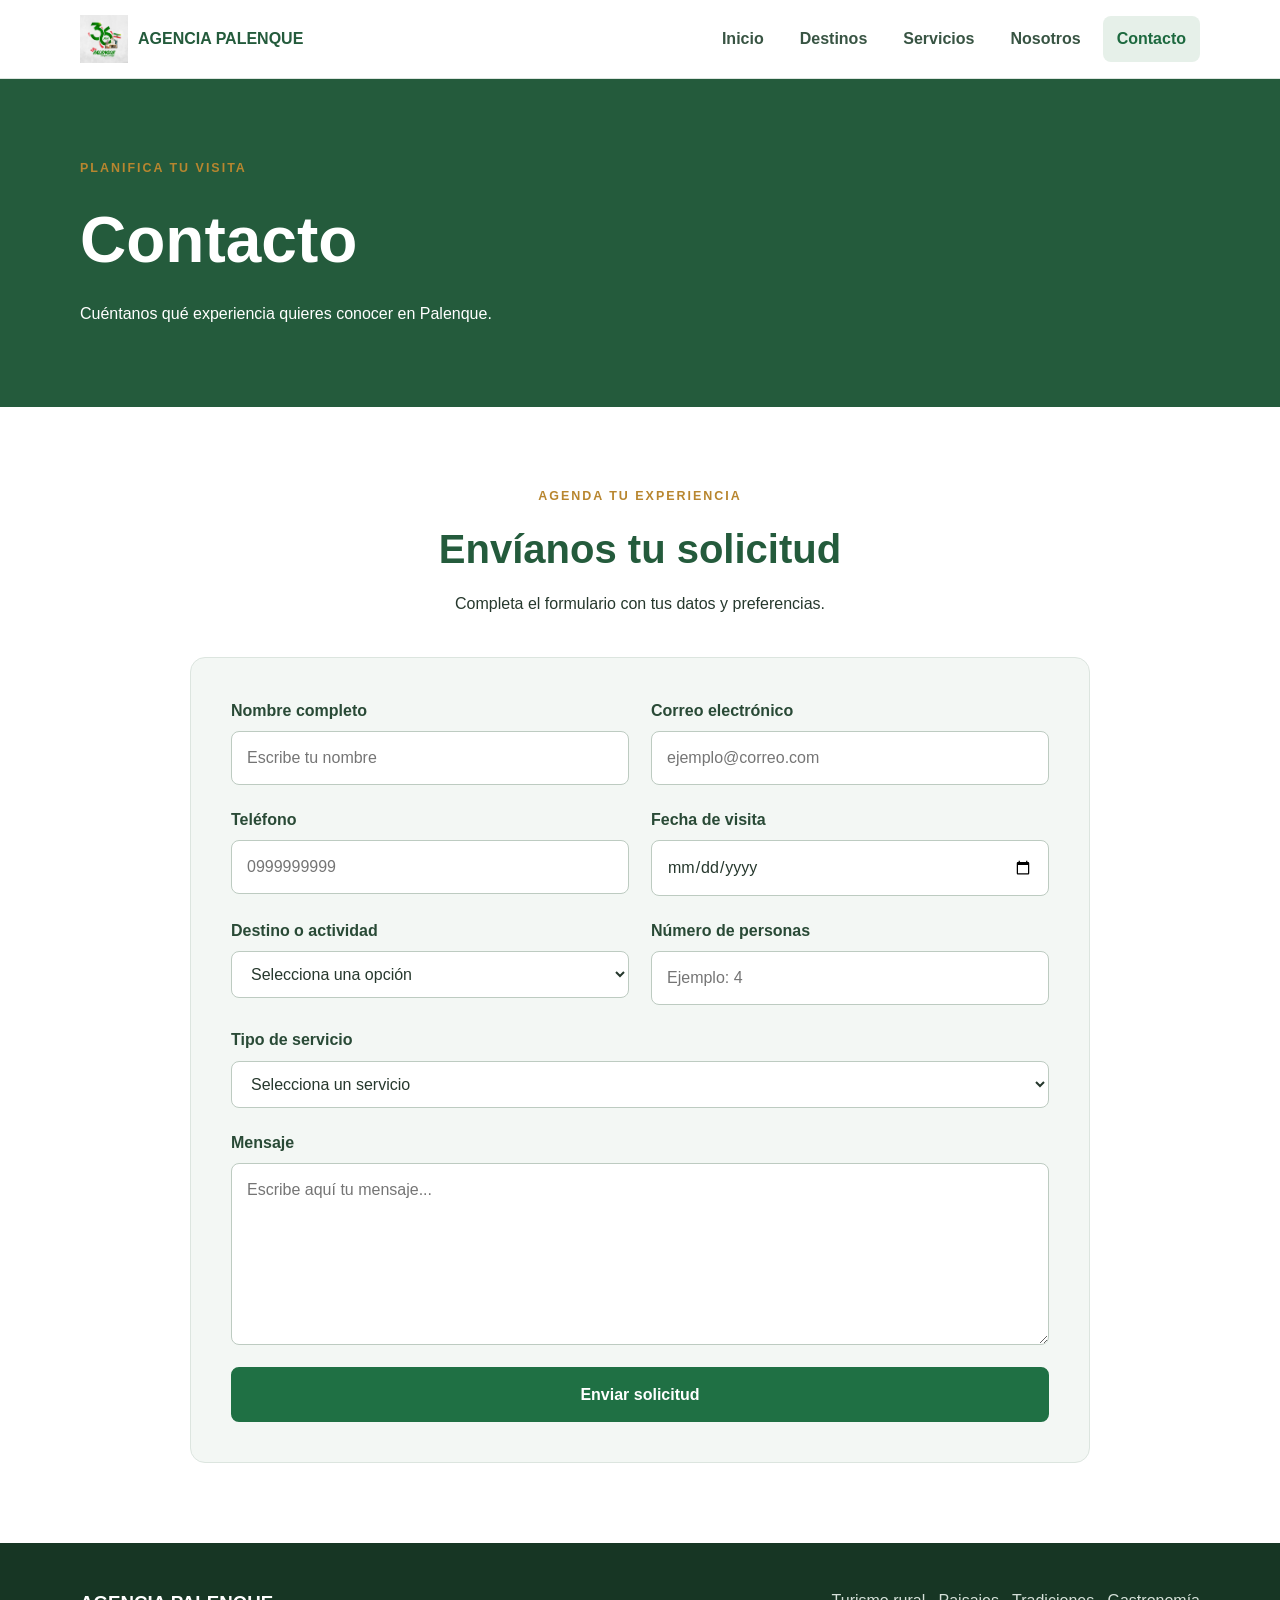
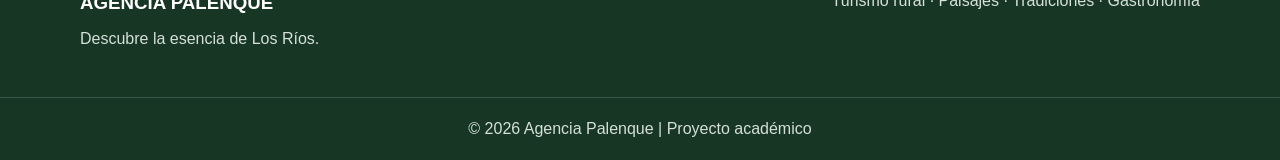
<file: contacto.html>
<!DOCTYPE html>
<html lang="es">
<head>
    <meta charset="UTF-8">
    <meta name="viewport" content="width=device-width, initial-scale=1.0">
    <title>Contacto | Agencia Palenque</title>
    <link rel="stylesheet" href="css/styles.css">
</head>

<body>

    <header class="header">

        <div class="contenedor header-contenido">

            <a href="index.html" class="logo">
                <img src="images/logo.png" alt="Logo Agencia Palenque">
                <span>AGENCIA PALENQUE</span>
            </a>

            <nav class="menu">
                <a href="index.html">Inicio</a>
                <a href="destinos.html">Destinos</a>
                <a href="servicios.html">Servicios</a>
                <a href="nosotros.html">Nosotros</a>
                <a href="contacto.html" class="activo">Contacto</a>
            </nav>

        </div>

    </header>


    <main>

        <section class="banner-pagina">

            <div class="contenedor">

                <p class="etiqueta">PLANIFICA TU VISITA</p>

                <h1>Contacto</h1>

                <p>
                    Cuéntanos qué experiencia quieres conocer
                    en Palenque.
                </p>

            </div>

        </section>


        <section class="seccion">

            <div class="contenedor">

                <div class="formulario-contenedor">

                    <div class="formulario-intro">

                        <p class="etiqueta">AGENDA TU EXPERIENCIA</p>

                        <h2>Envíanos tu solicitud</h2>

                        <p>
                            Completa el formulario con tus datos y
                            preferencias.
                        </p>

                    </div>


                    <form class="formulario" action="#" method="post">


                        <div class="form-grid">


                            <!-- NOMBRE -->
                            <div class="campo">

                                <label for="nombre">
                                    Nombre completo
                                </label>

                                <input
                                    type="text"
                                    id="nombre"
                                    name="nombre"
                                    placeholder="Escribe tu nombre"
                                    required
                                >

                            </div>


                            <!-- EMAIL -->
                            <div class="campo">

                                <label for="email">
                                    Correo electrónico
                                </label>

                                <input
                                    type="email"
                                    id="email"
                                    name="email"
                                    placeholder="ejemplo@correo.com"
                                    required
                                >

                            </div>


                            <!-- TELEFONO -->
                            <div class="campo">

                                <label for="telefono">
                                    Teléfono
                                </label>

                                <input
                                    type="tel"
                                    id="telefono"
                                    name="telefono"
                                    placeholder="0999999999"
                                    required
                                >

                            </div>


                            <!-- FECHA -->
                            <div class="campo">

                                <label for="fecha">
                                    Fecha de visita
                                </label>

                                <input
                                    type="date"
                                    id="fecha"
                                    name="fecha"
                                    required
                                >

                            </div>


                            <!-- DESTINO -->
                            <div class="campo">

                                <label for="destino">
                                    Destino o actividad
                                </label>

                                <select
                                    id="destino"
                                    name="destino"
                                    required
                                >

                                    <option value="">
                                        Selecciona una opción
                                    </option>

                                    <option value="reveza">
                                        Balneario La Reveza
                                    </option>

                                    <option value="jauneche">
                                        Reserva de Jauneche
                                    </option>

                                    <option value="garzas">
                                        Humedal Las Garzas
                                    </option>

                                    <option value="iglesia">
                                        Iglesia San Nicolás
                                    </option>

                                    <option value="casa-infante">
                                        Casa de Nicolás Infante
                                    </option>

                                    <option value="tradiciones">
                                        Tradiciones montubias
                                    </option>

                                </select>

                            </div>


                            <!-- PERSONAS -->
                            <div class="campo">

                                <label for="personas">
                                    Número de personas
                                </label>

                                <input
                                    type="number"
                                    id="personas"
                                    name="personas"
                                    min="1"
                                    placeholder="Ejemplo: 4"
                                    required
                                >

                            </div>


                            <!-- SERVICIO -->
                            <div class="campo campo-completo">

                                <label for="servicio">
                                    Tipo de servicio
                                </label>

                                <select
                                    id="servicio"
                                    name="servicio"
                                    required
                                >

                                    <option value="">
                                        Selecciona un servicio
                                    </option>

                                    <option value="naturaleza">
                                        Tour de naturaleza
                                    </option>

                                    <option value="gastronomia">
                                        Ruta gastronómica
                                    </option>

                                    <option value="cultural">
                                        Tour cultural montubio
                                    </option>

                                    <option value="reveza">
                                        Día en La Reveza
                                    </option>

                                </select>

                            </div>


                            <!-- MENSAJE -->
                            <div class="campo campo-completo">

                                <label for="mensaje">
                                    Mensaje
                                </label>

                                <textarea
                                    id="mensaje"
                                    name="mensaje"
                                    rows="6"
                                    placeholder="Escribe aquí tu mensaje..."
                                    required
                                ></textarea>

                            </div>


                            <!-- BOTON -->
                            <div class="campo campo-completo">

                                <button
                                    type="submit"
                                    class="btn"
                                >
                                    Enviar solicitud
                                </button>

                            </div>


                        </div>

                    </form>

                </div>

            </div>

        </section>

    </main>


    <footer class="footer">

        <div class="contenedor footer-contenido">

            <div>
                <h3>AGENCIA PALENQUE</h3>
                <p>Descubre la esencia de Los Ríos.</p>
            </div>

            <div>
                <p>
                    Turismo rural · Paisajes · Tradiciones · Gastronomía
                </p>
            </div>

        </div>

        <div class="footer-final">
            <p>
                © 2026 Agencia Palenque | Proyecto académico
            </p>
        </div>

    </footer>

</body>
</html>
</file>
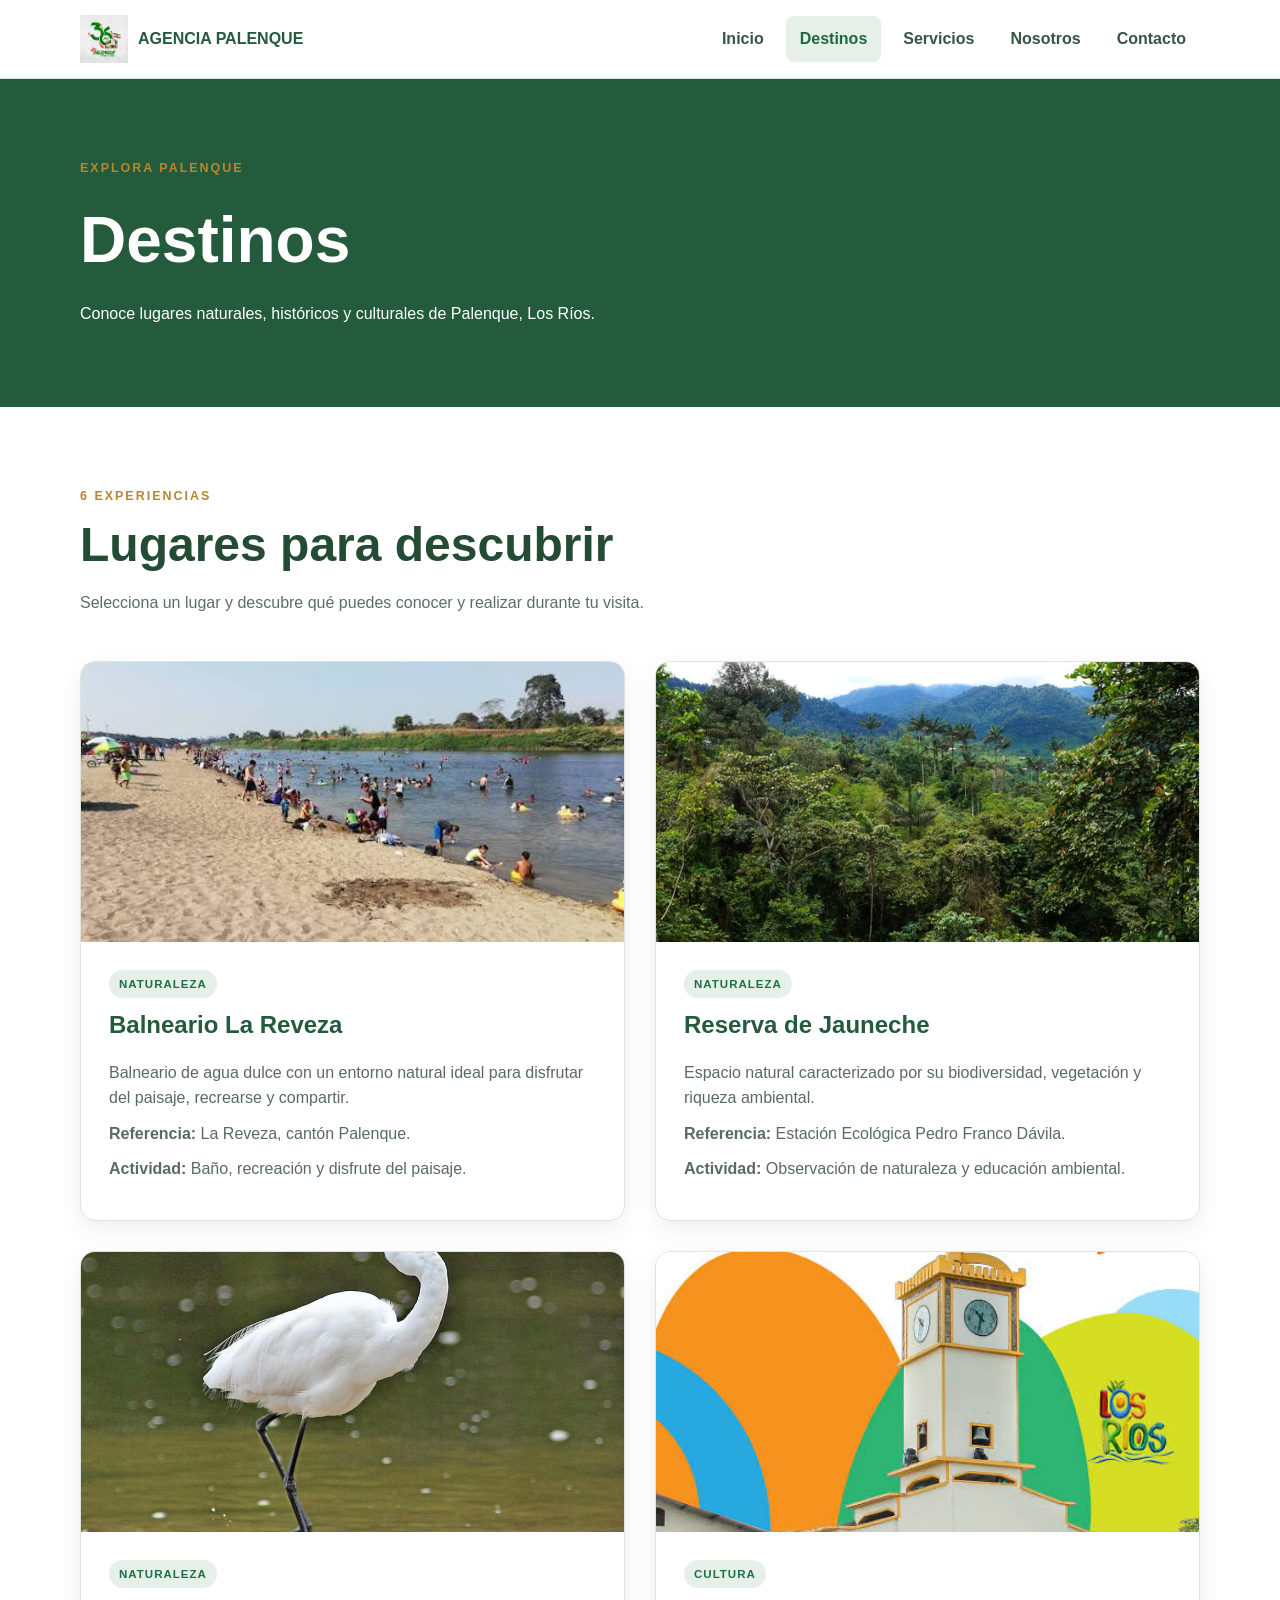
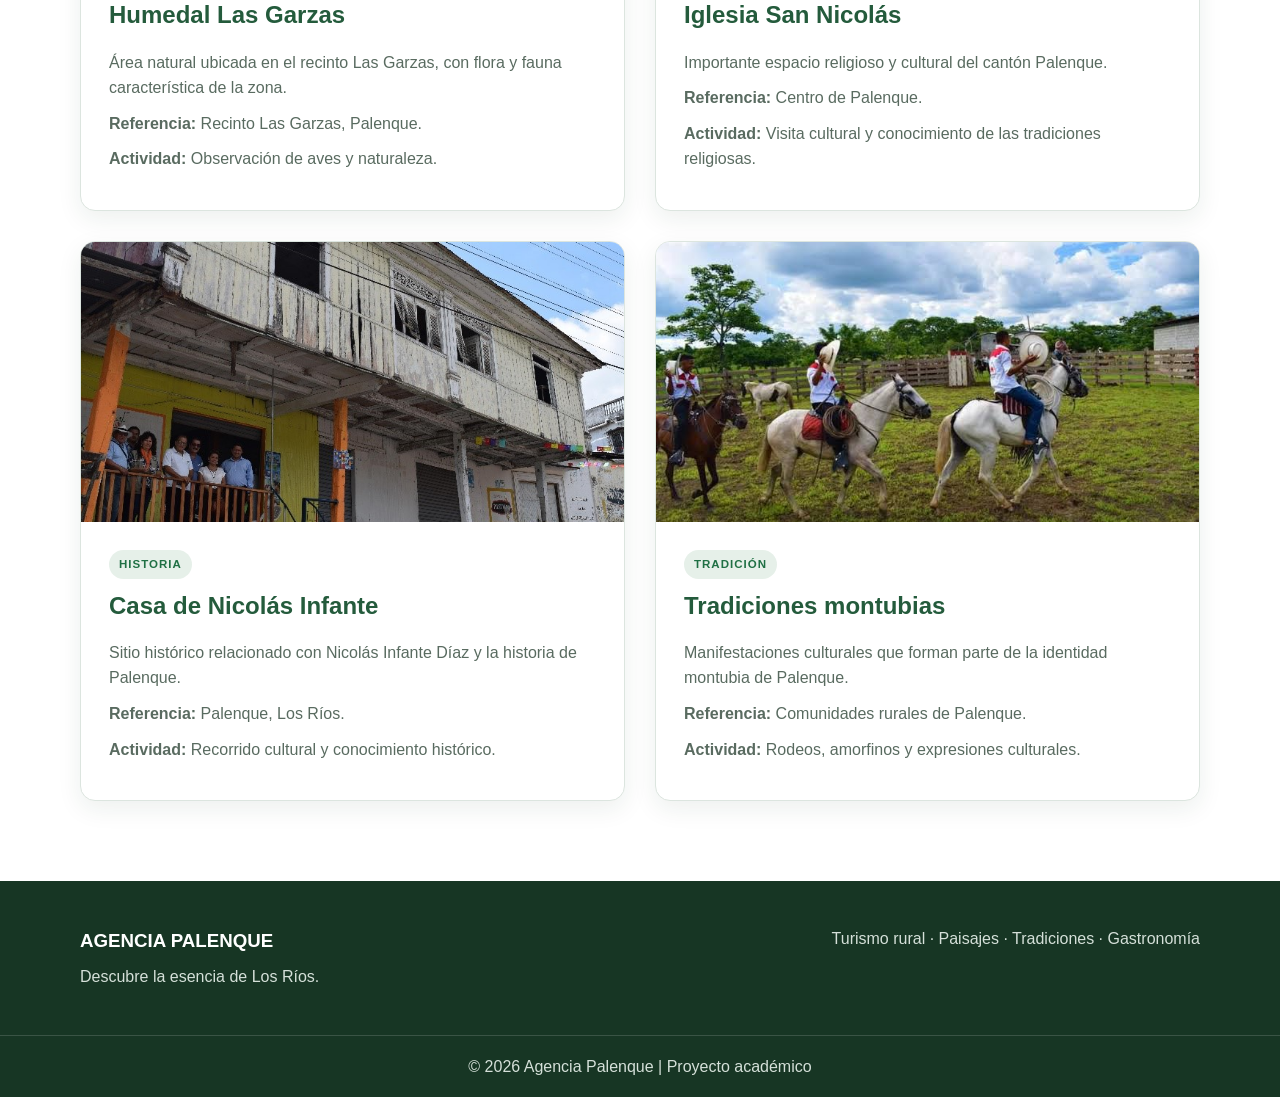
<file: destinos.html>
<!DOCTYPE html>
<html lang="es">
<head>
    <meta charset="UTF-8">
    <meta name="viewport" content="width=device-width, initial-scale=1.0">
    <title>Destinos | Agencia Palenque</title>
    <link rel="stylesheet" href="css/styles.css">
</head>

<body>

    <header class="header">
        <div class="contenedor header-contenido">

            <a href="index.html" class="logo">
                <img src="images/logo.png" alt="Logo Agencia Palenque">
                <span>AGENCIA PALENQUE</span>
            </a>

            <nav class="menu">
                <a href="index.html">Inicio</a>
                <a href="destinos.html" class="activo">Destinos</a>
                <a href="servicios.html">Servicios</a>
                <a href="nosotros.html">Nosotros</a>
                <a href="contacto.html">Contacto</a>
            </nav>

        </div>
    </header>


    <main>

        <section class="banner-pagina">
            <div class="contenedor">
                <p class="etiqueta">EXPLORA PALENQUE</p>

                <h1>Destinos</h1>

                <p>
                    Conoce lugares naturales, históricos y culturales
                    de Palenque, Los Ríos.
                </p>
            </div>
        </section>


        <section class="seccion">

            <div class="contenedor">

                <div class="titulo-seccion">
                    <p class="etiqueta">6 EXPERIENCIAS</p>

                    <h2>Lugares para descubrir</h2>

                    <p>
                        Selecciona un lugar y descubre qué puedes
                        conocer y realizar durante tu visita.
                    </p>
                </div>


                <div class="grid-destinos">


                    <!-- 1 -->
                    <article class="destino-card">

                        <img src="images/reveza.png"
                             alt="Balneario de agua dulce La Reveza">

                        <div class="destino-contenido">

                            <span class="categoria">
                                NATURALEZA
                            </span>

                            <h2>Balneario La Reveza</h2>

                            <p>
                                Balneario de agua dulce con un entorno
                                natural ideal para disfrutar del paisaje,
                                recrearse y compartir.
                            </p>

                            <p>
                                <strong>Referencia:</strong>
                                La Reveza, cantón Palenque.
                            </p>

                            <p>
                                <strong>Actividad:</strong>
                                Baño, recreación y disfrute del paisaje.
                            </p>

                        </div>

                    </article>


                    <!-- 2 -->
                    <article class="destino-card">

                        <img src="images/jauneche.png"
                             alt="Reserva de Jauneche">

                        <div class="destino-contenido">

                            <span class="categoria">
                                NATURALEZA
                            </span>

                            <h2>Reserva de Jauneche</h2>

                            <p>
                                Espacio natural caracterizado por su
                                biodiversidad, vegetación y riqueza
                                ambiental.
                            </p>

                            <p>
                                <strong>Referencia:</strong>
                                Estación Ecológica Pedro Franco Dávila.
                            </p>

                            <p>
                                <strong>Actividad:</strong>
                                Observación de naturaleza y educación
                                ambiental.
                            </p>

                        </div>

                    </article>


                    <!-- 3 -->
                    <article class="destino-card">

                        <img src="images/garzas.png"
                             alt="Humedal Las Garzas">

                        <div class="destino-contenido">

                            <span class="categoria">
                                NATURALEZA
                            </span>

                            <h2>Humedal Las Garzas</h2>

                            <p>
                                Área natural ubicada en el recinto
                                Las Garzas, con flora y fauna
                                característica de la zona.
                            </p>

                            <p>
                                <strong>Referencia:</strong>
                                Recinto Las Garzas, Palenque.
                            </p>

                            <p>
                                <strong>Actividad:</strong>
                                Observación de aves y naturaleza.
                            </p>

                        </div>

                    </article>


                    <!-- 4 -->
                    <article class="destino-card">

                        <img src="images/iglesia.png"
                             alt="Iglesia San Nicolás de Palenque">

                        <div class="destino-contenido">

                            <span class="categoria">
                                CULTURA
                            </span>

                            <h2>Iglesia San Nicolás</h2>

                            <p>
                                Importante espacio religioso y cultural
                                del cantón Palenque.
                            </p>

                            <p>
                                <strong>Referencia:</strong>
                                Centro de Palenque.
                            </p>

                            <p>
                                <strong>Actividad:</strong>
                                Visita cultural y conocimiento de las
                                tradiciones religiosas.
                            </p>

                        </div>

                    </article>


                    <!-- 5 -->
                    <article class="destino-card">

                        <img src="images/casa-infante.png"
                             alt="Casa de Nicolás Infante">

                        <div class="destino-contenido">

                            <span class="categoria">
                                HISTORIA
                            </span>

                            <h2>Casa de Nicolás Infante</h2>

                            <p>
                                Sitio histórico relacionado con Nicolás
                                Infante Díaz y la historia de Palenque.
                            </p>

                            <p>
                                <strong>Referencia:</strong>
                                Palenque, Los Ríos.
                            </p>

                            <p>
                                <strong>Actividad:</strong>
                                Recorrido cultural y conocimiento
                                histórico.
                            </p>

                        </div>

                    </article>


                    <!-- 6 -->
                    <article class="destino-card">

                        <img src="images/tradiciones.png"
                             alt="Tradiciones montubias de Palenque">

                        <div class="destino-contenido">

                            <span class="categoria">
                                TRADICIÓN
                            </span>

                            <h2>Tradiciones montubias</h2>

                            <p>
                                Manifestaciones culturales que forman
                                parte de la identidad montubia de Palenque.
                            </p>

                            <p>
                                <strong>Referencia:</strong>
                                Comunidades rurales de Palenque.
                            </p>

                            <p>
                                <strong>Actividad:</strong>
                                Rodeos, amorfinos y expresiones culturales.
                            </p>

                        </div>

                    </article>


                </div>

            </div>

        </section>

    </main>


    <footer class="footer">

        <div class="contenedor footer-contenido">

            <div>
                <h3>AGENCIA PALENQUE</h3>
                <p>Descubre la esencia de Los Ríos.</p>
            </div>

            <div>
                <p>
                    Turismo rural · Paisajes · Tradiciones · Gastronomía
                </p>
            </div>

        </div>

        <div class="footer-final">
            <p>
                © 2026 Agencia Palenque | Proyecto académico
            </p>
        </div>

    </footer>

</body>
</html>
</file>
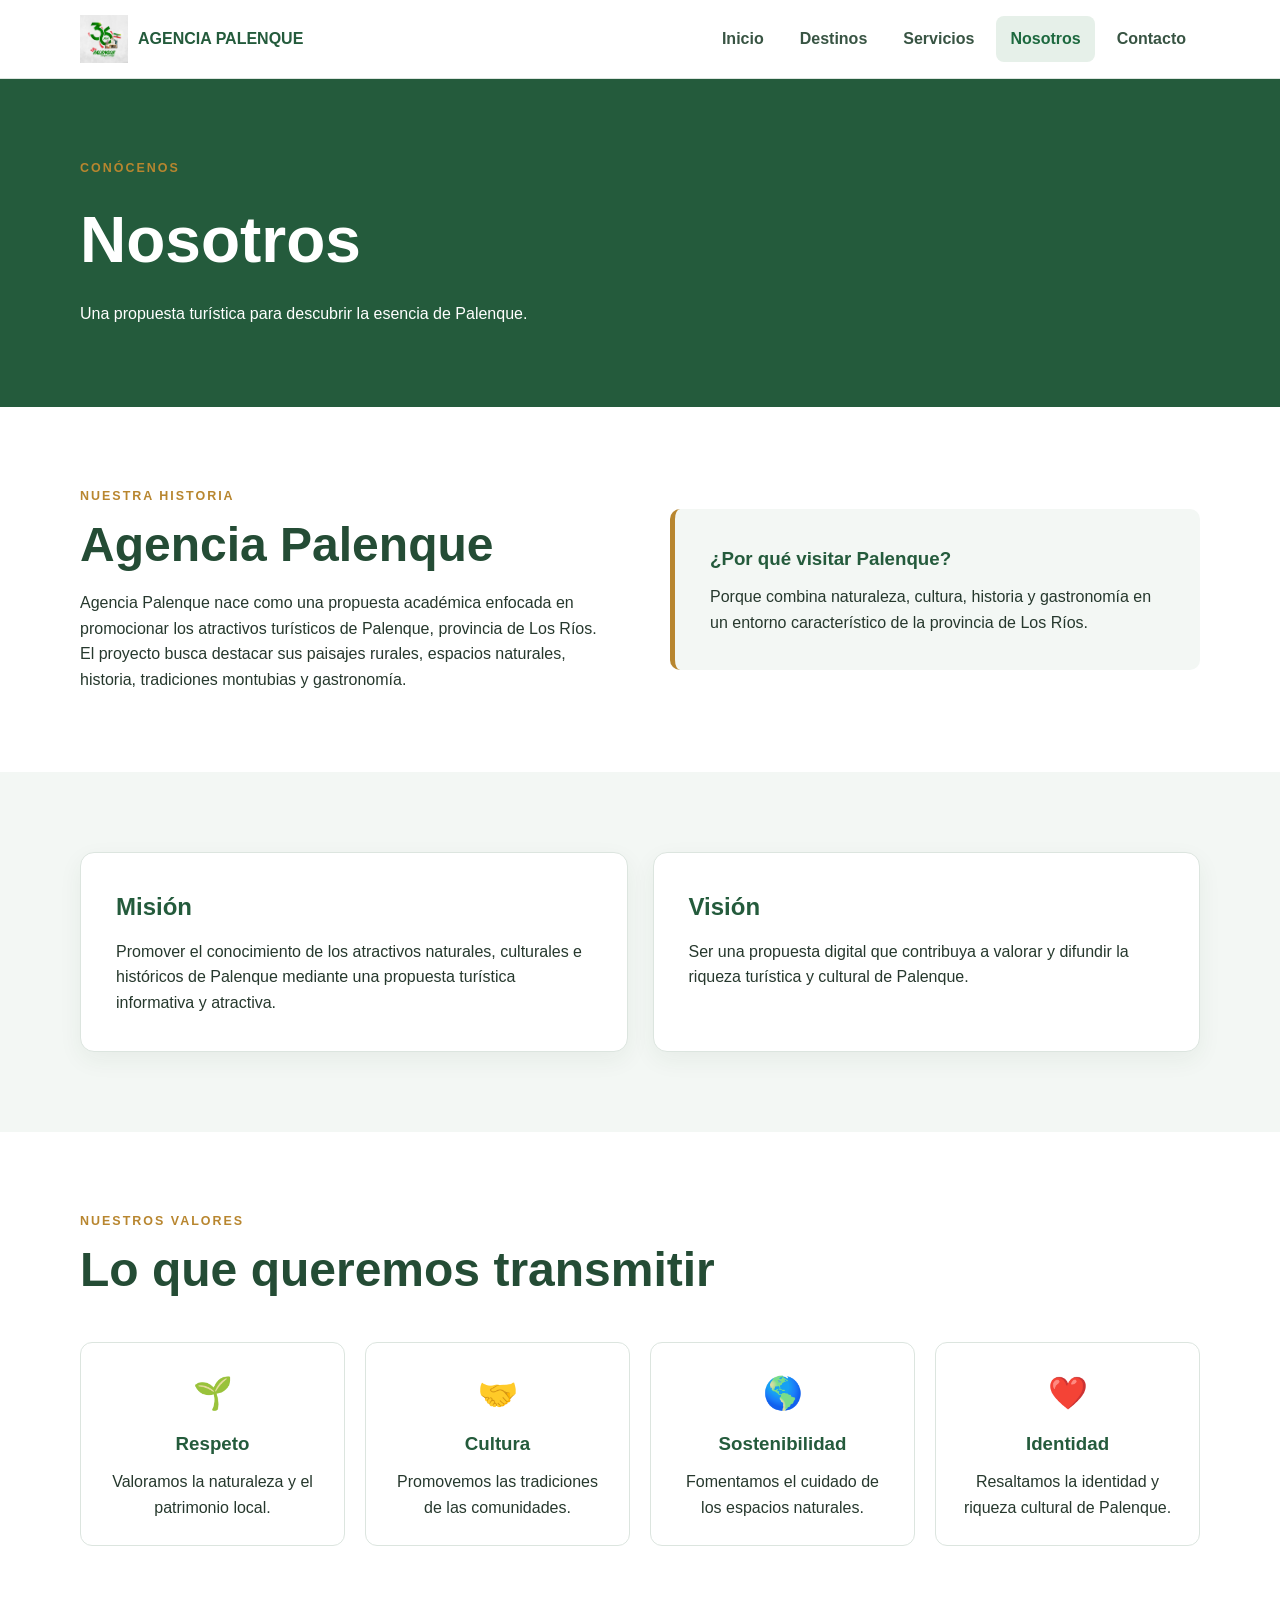
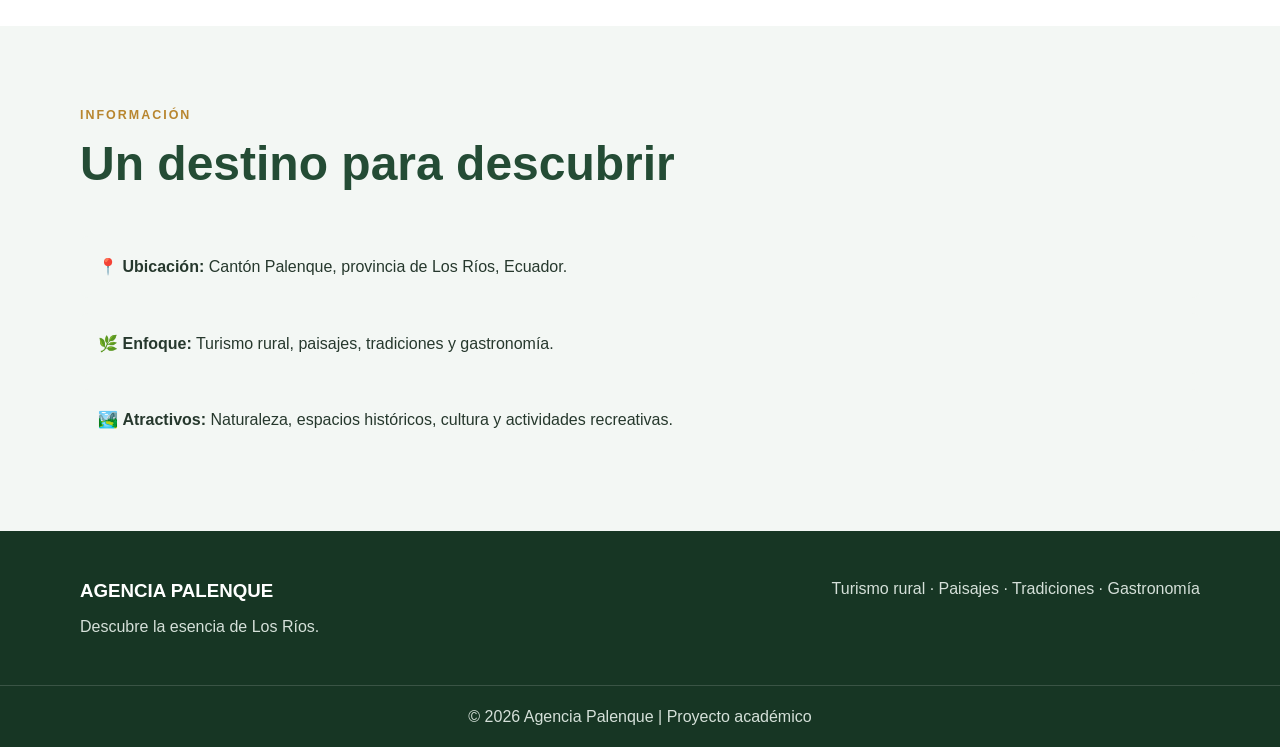
<file: nosotros.html>
<!DOCTYPE html>
<html lang="es">
<head>
    <meta charset="UTF-8">
    <meta name="viewport" content="width=device-width, initial-scale=1.0">
    <title>Nosotros | Agencia Palenque</title>
    <link rel="stylesheet" href="css/styles.css">
</head>

<body>

    <header class="header">

        <div class="contenedor header-contenido">

            <a href="index.html" class="logo">
                <img src="images/logo.png" alt="Logo Agencia Palenque">
                <span>AGENCIA PALENQUE</span>
            </a>

            <nav class="menu">
                <a href="index.html">Inicio</a>
                <a href="destinos.html">Destinos</a>
                <a href="servicios.html">Servicios</a>
                <a href="nosotros.html" class="activo">Nosotros</a>
                <a href="contacto.html">Contacto</a>
            </nav>

        </div>

    </header>


    <main>

        <section class="banner-pagina">

            <div class="contenedor">

                <p class="etiqueta">CONÓCENOS</p>

                <h1>Nosotros</h1>

                <p>
                    Una propuesta turística para descubrir la esencia
                    de Palenque.
                </p>

            </div>

        </section>


        <section class="seccion">

            <div class="contenedor">

                <div class="dos-columnas">

                    <div>

                        <p class="etiqueta">NUESTRA HISTORIA</p>

                        <h2>Agencia Palenque</h2>

                        <p>
                            Agencia Palenque nace como una propuesta
                            académica enfocada en promocionar los
                            atractivos turísticos de Palenque, provincia
                            de Los Ríos.
                        </p>

                        <p>
                            El proyecto busca destacar sus paisajes
                            rurales, espacios naturales, historia,
                            tradiciones montubias y gastronomía.
                        </p>

                    </div>


                    <div class="caja-destacada">

                        <h3>¿Por qué visitar Palenque?</h3>

                        <p>
                            Porque combina naturaleza, cultura,
                            historia y gastronomía en un entorno
                            característico de la provincia de Los Ríos.
                        </p>

                    </div>

                </div>

            </div>

        </section>


        <section class="seccion seccion-alterna">

            <div class="contenedor">

                <div class="grid-info">

                    <article class="info-box">

                        <h2>Misión</h2>

                        <p>
                            Promover el conocimiento de los atractivos
                            naturales, culturales e históricos de
                            Palenque mediante una propuesta turística
                            informativa y atractiva.
                        </p>

                    </article>


                    <article class="info-box">

                        <h2>Visión</h2>

                        <p>
                            Ser una propuesta digital que contribuya
                            a valorar y difundir la riqueza turística
                            y cultural de Palenque.
                        </p>

                    </article>

                </div>

            </div>

        </section>


        <section class="seccion">

            <div class="contenedor">

                <div class="titulo-seccion">

                    <p class="etiqueta">NUESTROS VALORES</p>

                    <h2>Lo que queremos transmitir</h2>

                </div>


                <div class="valores">

                    <div class="valor">
                        <span>🌱</span>
                        <h3>Respeto</h3>
                        <p>
                            Valoramos la naturaleza y el patrimonio local.
                        </p>
                    </div>

                    <div class="valor">
                        <span>🤝</span>
                        <h3>Cultura</h3>
                        <p>
                            Promovemos las tradiciones de las comunidades.
                        </p>
                    </div>

                    <div class="valor">
                        <span>🌎</span>
                        <h3>Sostenibilidad</h3>
                        <p>
                            Fomentamos el cuidado de los espacios naturales.
                        </p>
                    </div>

                    <div class="valor">
                        <span>❤️</span>
                        <h3>Identidad</h3>
                        <p>
                            Resaltamos la identidad y riqueza cultural
                            de Palenque.
                        </p>
                    </div>

                </div>

            </div>

        </section>


        <section class="seccion seccion-alterna">

            <div class="contenedor">

                <div class="titulo-seccion">

                    <p class="etiqueta">INFORMACIÓN</p>

                    <h2>Un destino para descubrir</h2>

                </div>


                <div class="lista-info">

                    <p>
                        📍 <strong>Ubicación:</strong>
                        Cantón Palenque, provincia de Los Ríos, Ecuador.
                    </p>

                    <p>
                        🌿 <strong>Enfoque:</strong>
                        Turismo rural, paisajes, tradiciones y gastronomía.
                    </p>

                    <p>
                        🏞️ <strong>Atractivos:</strong>
                        Naturaleza, espacios históricos, cultura y
                        actividades recreativas.
                    </p>

                </div>

            </div>

        </section>

    </main>


    <footer class="footer">

        <div class="contenedor footer-contenido">

            <div>
                <h3>AGENCIA PALENQUE</h3>
                <p>Descubre la esencia de Los Ríos.</p>
            </div>

            <div>
                <p>
                    Turismo rural · Paisajes · Tradiciones · Gastronomía
                </p>
            </div>

        </div>

        <div class="footer-final">
            <p>
                © 2026 Agencia Palenque | Proyecto académico
            </p>
        </div>

    </footer>

</body>
</html>
</file>
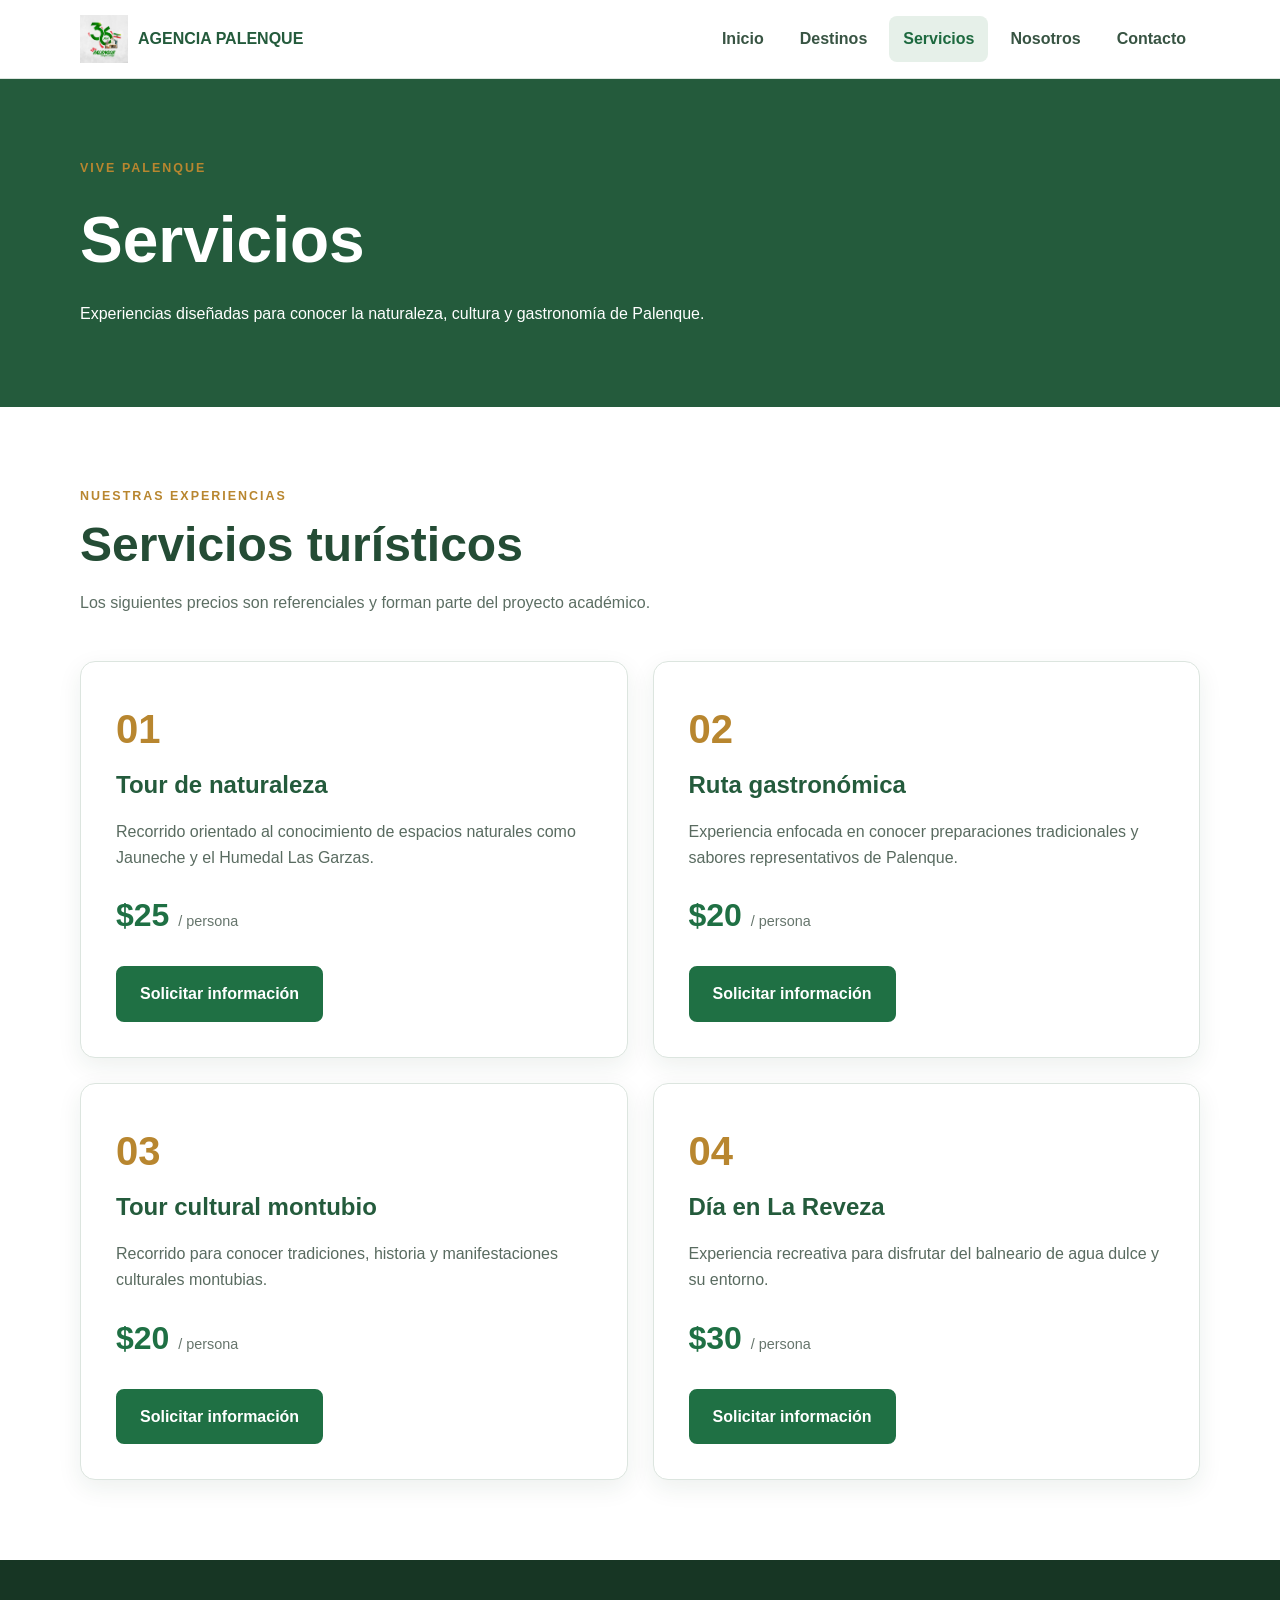
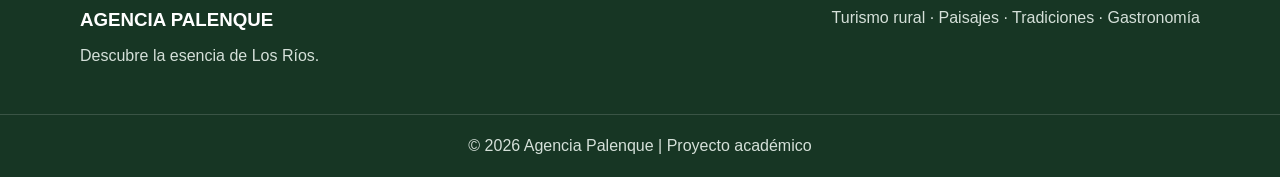
<file: servicios.html>
<!DOCTYPE html>
<html lang="es">
<head>
    <meta charset="UTF-8">
    <meta name="viewport" content="width=device-width, initial-scale=1.0">
    <title>Servicios | Agencia Palenque</title>
    <link rel="stylesheet" href="css/styles.css">
</head>

<body>

    <header class="header">
        <div class="contenedor header-contenido">

            <a href="index.html" class="logo">
                <img src="images/logo.png" alt="Logo Agencia Palenque">
                <span>AGENCIA PALENQUE</span>
            </a>

            <nav class="menu">
                <a href="index.html">Inicio</a>
                <a href="destinos.html">Destinos</a>
                <a href="servicios.html" class="activo">Servicios</a>
                <a href="nosotros.html">Nosotros</a>
                <a href="contacto.html">Contacto</a>
            </nav>

        </div>
    </header>


    <main>

        <section class="banner-pagina">

            <div class="contenedor">

                <p class="etiqueta">VIVE PALENQUE</p>

                <h1>Servicios</h1>

                <p>
                    Experiencias diseñadas para conocer la naturaleza,
                    cultura y gastronomía de Palenque.
                </p>

            </div>

        </section>


        <section class="seccion">

            <div class="contenedor">

                <div class="titulo-seccion">

                    <p class="etiqueta">NUESTRAS EXPERIENCIAS</p>

                    <h2>Servicios turísticos</h2>

                    <p>
                        Los siguientes precios son referenciales y forman
                        parte del proyecto académico.
                    </p>

                </div>


                <div class="grid-servicios">


                    <article class="servicio-card">

                        <div class="servicio-numero">01</div>

                        <h2>Tour de naturaleza</h2>

                        <p>
                            Recorrido orientado al conocimiento de espacios
                            naturales como Jauneche y el Humedal Las Garzas.
                        </p>

                        <div class="precio">
                            $25 <span>/ persona</span>
                        </div>

                        <a href="contacto.html" class="btn">
                            Solicitar información
                        </a>

                    </article>


                    <article class="servicio-card">

                        <div class="servicio-numero">02</div>

                        <h2>Ruta gastronómica</h2>

                        <p>
                            Experiencia enfocada en conocer preparaciones
                            tradicionales y sabores representativos
                            de Palenque.
                        </p>

                        <div class="precio">
                            $20 <span>/ persona</span>
                        </div>

                        <a href="contacto.html" class="btn">
                            Solicitar información
                        </a>

                    </article>


                    <article class="servicio-card">

                        <div class="servicio-numero">03</div>

                        <h2>Tour cultural montubio</h2>

                        <p>
                            Recorrido para conocer tradiciones, historia
                            y manifestaciones culturales montubias.
                        </p>

                        <div class="precio">
                            $20 <span>/ persona</span>
                        </div>

                        <a href="contacto.html" class="btn">
                            Solicitar información
                        </a>

                    </article>


                    <article class="servicio-card">

                        <div class="servicio-numero">04</div>

                        <h2>Día en La Reveza</h2>

                        <p>
                            Experiencia recreativa para disfrutar del
                            balneario de agua dulce y su entorno.
                        </p>

                        <div class="precio">
                            $30 <span>/ persona</span>
                        </div>

                        <a href="contacto.html" class="btn">
                            Solicitar información
                        </a>

                    </article>


                </div>

            </div>

        </section>

    </main>


    <footer class="footer">

        <div class="contenedor footer-contenido">

            <div>
                <h3>AGENCIA PALENQUE</h3>
                <p>Descubre la esencia de Los Ríos.</p>
            </div>

            <div>
                <p>
                    Turismo rural · Paisajes · Tradiciones · Gastronomía
                </p>
            </div>

        </div>

        <div class="footer-final">
            <p>
                © 2026 Agencia Palenque | Proyecto académico
            </p>
        </div>

    </footer>

</body>
</html>
</file>
<file: css/styles.css>
/* ================================
   CONFIGURACIÓN GENERAL
================================ */

* {
    margin: 0;
    padding: 0;
    box-sizing: border-box;
}

html {
    scroll-behavior: smooth;
}

body {
    font-family: Arial, Helvetica, sans-serif;
    line-height: 1.6;
    color: #26382d;
    background-color: #ffffff;
}

img {
    max-width: 100%;
    display: block;
}

a {
    text-decoration: none;
    color: inherit;
}

button,
input,
select,
textarea {
    font: inherit;
}


/* ================================
   CONTENEDOR
================================ */

.contenedor {
    width: min(1120px, 92%);
    margin: 0 auto;
}


/* ================================
   HEADER
================================ */

.header {
    background-color: #ffffff;
    border-bottom: 1px solid #dce5df;
    position: sticky;
    top: 0;
    z-index: 1000;
}

.header-contenido {
    min-height: 78px;
    display: flex;
    align-items: center;
    justify-content: space-between;
    gap: 30px;
}


/* LOGO */

.logo {
    display: flex;
    align-items: center;
    gap: 10px;
    font-weight: bold;
    color: #245b3c;
}

.logo img {
    width: 48px;
    height: 48px;
    object-fit: contain;
}

.logo span {
    font-size: 1rem;
}


/* MENU */

.menu {
    display: flex;
    align-items: center;
    gap: 8px;
}

.menu a {
    padding: 10px 14px;
    border-radius: 8px;
    font-weight: bold;
    color: #385443;
    transition: 0.3s;
}

.menu a:hover,
.menu a.activo {
    background-color: #e6f0e9;
    color: #1d693f;
}


/* ================================
   HERO
================================ */

.hero {
    min-height: 620px;
    position: relative;
    display: flex;
    align-items: center;
    overflow: hidden;
    background-color: #244c35;
}

.hero > img {
    position: absolute;
    width: 100%;
    height: 100%;
    object-fit: cover;
    inset: 0;
    opacity: 0.72;
}

.hero::after {
    content: "";
    position: absolute;
    inset: 0;
    background: rgba(20, 50, 32, 0.45);
}

.hero-contenido {
    width: min(1120px, 92%);
    margin: 0 auto;
    position: relative;
    z-index: 2;
    color: white;
    max-width: 720px;
}

.hero h1 {
    font-size: clamp(2.5rem, 6vw, 5rem);
    line-height: 1.05;
    margin: 15px 0 20px;
}

.hero p:not(.etiqueta) {
    font-size: 1.2rem;
    max-width: 650px;
    margin-bottom: 30px;
}


/* ================================
   ETIQUETA
================================ */

.etiqueta {
    font-size: 0.78rem;
    font-weight: bold;
    letter-spacing: 2px;
    text-transform: uppercase;
    color: #b8862f;
}


/* ================================
   BOTONES
================================ */

.btn {
    display: inline-block;
    padding: 13px 22px;
    border: 2px solid #1f7044;
    border-radius: 8px;
    background-color: #1f7044;
    color: white;
    font-weight: bold;
    cursor: pointer;
    transition: 0.3s;
}

.btn:hover {
    background-color: #174f31;
    border-color: #174f31;
    transform: translateY(-2px);
}

.btn:focus {
    outline: 3px solid #e3bd67;
    outline-offset: 3px;
}

.btn-secundario {
    margin-top: 20px;
}

.btn-claro {
    background-color: white;
    border-color: white;
    color: #1f7044;
}

.btn-claro:hover {
    background-color: #f2f2f2;
    color: #174f31;
}


/* ================================
   SECCIONES
================================ */

.seccion {
    padding: 80px 0;
}

.seccion-alterna {
    background-color: #f3f7f4;
}

.titulo-seccion {
    max-width: 720px;
    margin-bottom: 45px;
}

.titulo-seccion h2,
.dos-columnas h2 {
    font-size: clamp(2rem, 4vw, 3rem);
    line-height: 1.15;
    margin: 10px 0 18px;
    color: #244c35;
}

.titulo-seccion p:last-child {
    color: #5c6e63;
}


/* ================================
   TARJETAS DESTACADAS
================================ */

.grid-destacados {
    display: grid;
    grid-template-columns: repeat(4, 1fr);
    gap: 20px;
}

.tarjeta-destacada > img {
    width: 100%;
    height: 170px;
    object-fit: cover;
    border-radius: 10px;
    margin-bottom: 18px;
}

.destacado-contenido {
    padding: 0 2px;
}

.tarjeta-destacada:hover {
    transform: translateY(-6px);
    box-shadow: 0 15px 35px rgba(30, 60, 40, 0.14);
}

.icono {
    font-size: 2.2rem;
    margin-bottom: 15px;
}

.tarjeta-destacada h3 {
    margin-bottom: 10px;
    color: #245b3c;
}


/* ================================
   CARDS
================================ */

.grid-cards {
    display: grid;
    grid-template-columns: repeat(3, 1fr);
    gap: 25px;
}

.card {
    overflow: hidden;
    background-color: white;
    border: 1px solid #dce5df;
    border-radius: 14px;
    box-shadow: 0 8px 25px rgba(30, 60, 40, 0.08);
    transition: 0.3s;
}

.card:hover {
    transform: translateY(-5px);
}

.card > img {
    width: 100%;
    height: 230px;
    object-fit: cover;
}

.card-contenido {
    padding: 25px;
}

.card-contenido h3 {
    color: #245b3c;
    margin-bottom: 10px;
}

.card-contenido p {
    color: #5c6e63;
    margin-bottom: 15px;
}

.link {
    color: #1f7044;
    font-weight: bold;
}

.link:hover {
    text-decoration: underline;
}


/* ================================
   DOS COLUMNAS
================================ */

.dos-columnas {
    display: grid;
    grid-template-columns: 1fr 1fr;
    gap: 60px;
    align-items: center;
}


/* ================================
   GASTRONOMÍA
================================ */

.gastronomia-lista {
    display: flex;
    flex-direction: column;
    gap: 18px;
}

.gastronomia-item {
    display: flex;
    gap: 18px;
    padding: 25px;
    background-color: #f3f7f4;
    border: 1px solid #dce5df;
    border-radius: 12px;
}

.gastronomia-item > span {
    font-size: 2rem;
}

.gastronomia-item h3 {
    color: #245b3c;
    margin-bottom: 5px;
}


/* ================================
   CTA
================================ */

.cta {
    background-color: #245b3c;
    color: white;
    padding: 80px 0;
}

.cta-contenido {
    text-align: center;
    max-width: 700px;
}

.cta h2 {
    font-size: clamp(2rem, 4vw, 3rem);
    margin: 12px 0;
}

.cta .etiqueta {
    color: #e3bd67;
}

.cta p:not(.etiqueta) {
    margin-bottom: 25px;
}


/* ================================
   BANNER DE PÁGINAS
================================ */

.banner-pagina {
    background-color: #245b3c;
    color: white;
    padding: 80px 0;
}

.banner-pagina h1 {
    font-size: clamp(2.5rem, 5vw, 4rem);
    margin: 10px 0;
}

.banner-pagina p:last-child {
    max-width: 700px;
}


/* ================================
   DESTINOS
================================ */

.grid-destinos {
    display: grid;
    grid-template-columns: repeat(2, 1fr);
    gap: 30px;
}

.destino-card {
    overflow: hidden;
    background-color: white;
    border: 1px solid #dce5df;
    border-radius: 15px;
    box-shadow: 0 8px 25px rgba(30, 60, 40, 0.08);
    transition: 0.3s;
}

.destino-card:hover {
    transform: translateY(-5px);
    box-shadow: 0 15px 35px rgba(30, 60, 40, 0.14);
}

.destino-card > img {
    width: 100%;
    height: 280px;
    object-fit: cover;
}

.destino-contenido {
    padding: 28px;
}

.destino-contenido h2 {
    color: #245b3c;
    margin: 8px 0 15px;
}

.destino-contenido p {
    margin-bottom: 10px;
    color: #596b60;
}

.categoria {
    display: inline-block;
    padding: 5px 10px;
    background-color: #e6f0e9;
    border-radius: 20px;
    color: #1f7044;
    font-size: 0.72rem;
    font-weight: bold;
    letter-spacing: 1px;
}


/* ================================
   SERVICIOS
================================ */

.grid-servicios {
    display: grid;
    grid-template-columns: repeat(2, 1fr);
    gap: 25px;
}

.servicio-card {
    padding: 35px;
    border: 1px solid #dce5df;
    border-radius: 15px;
    background-color: white;
    box-shadow: 0 8px 25px rgba(30, 60, 40, 0.08);
}

.servicio-numero {
    font-size: 2.5rem;
    font-weight: bold;
    color: #b8862f;
}

.servicio-card h2 {
    color: #245b3c;
    margin: 5px 0 15px;
}

.servicio-card p {
    color: #596b60;
    margin-bottom: 20px;
}

.precio {
    font-size: 2rem;
    font-weight: bold;
    color: #1f7044;
    margin-bottom: 25px;
}

.precio span {
    font-size: 0.9rem;
    font-weight: normal;
    color: #66756c;
}


/* ================================
   NOSOTROS
================================ */

.caja-destacada {
    padding: 35px;
    background-color: #f3f7f4;
    border-left: 5px solid #b8862f;
    border-radius: 10px;
}

.caja-destacada h3 {
    color: #245b3c;
    margin-bottom: 10px;
}

.grid-info {
    display: grid;
    grid-template-columns: repeat(2, 1fr);
    gap: 25px;
}

.info-box {
    background-color: white;
    padding: 35px;
    border-radius: 14px;
    border: 1px solid #dce5df;
    box-shadow: 0 8px 25px rgba(30, 60, 40, 0.06);
}

.info-box h2 {
    color: #245b3c;
    margin-bottom: 12px;
}

.valores {
    display: grid;
    grid-template-columns: repeat(4, 1fr);
    gap: 20px;
}

.valor {
    text-align: center;
    padding: 25px;
    border: 1px solid #dce5df;
    border-radius: 12px;
}

.valor > span {
    font-size: 2rem;
}

.valor h3 {
    color: #245b3c;
    margin: 10px 0;
}

.lista-info {
    display: flex;
    flex-direction: column;
    gap: 15px;
}

.lista-info p {
    padding: 18px;
    background-color: #f3f7f4;
    border-radius: 8px;
}


/* ================================
   FORMULARIO
================================ */

.formulario-contenedor {
    max-width: 900px;
    margin: 0 auto;
}

.formulario-intro {
    text-align: center;
    margin-bottom: 40px;
}

.formulario-intro h2 {
    color: #245b3c;
    font-size: 2.5rem;
    margin: 10px 0;
}

.formulario {
    padding: 40px;
    background-color: #f3f7f4;
    border: 1px solid #dce5df;
    border-radius: 15px;
}

.form-grid {
    display: grid;
    grid-template-columns: repeat(2, 1fr);
    gap: 22px;
}

.campo {
    display: flex;
    flex-direction: column;
    gap: 8px;
}

.campo-completo {
    grid-column: 1 / -1;
}

.campo label {
    font-weight: bold;
    color: #294a36;
}

.campo input,
.campo select,
.campo textarea {
    width: 100%;
    padding: 13px 15px;
    border: 1px solid #bdcbc1;
    border-radius: 8px;
    background-color: white;
    color: #26382d;
}

.campo input:focus,
.campo select:focus,
.campo textarea:focus {
    outline: none;
    border-color: #1f7044;
    box-shadow: 0 0 0 3px rgba(31, 112, 68, 0.12);
}

.campo textarea {
    resize: vertical;
    min-height: 140px;
}


/* ================================
   FOOTER
================================ */

.footer {
    background-color: #173624;
    color: white;
}

.footer-contenido {
    padding: 45px 0;
    display: flex;
    justify-content: space-between;
    gap: 30px;
}

.footer h3 {
    margin-bottom: 8px;
}

.footer p {
    color: #d5e0d9;
}

.footer-final {
    border-top: 1px solid rgba(255, 255, 255, 0.15);
    padding: 18px;
    text-align: center;
}


/* ================================
   RESPONSIVE - TABLET
================================ */

@media (max-width: 900px) {

    .header-contenido {
        flex-direction: column;
        padding: 15px 0;
    }

    .menu {
        flex-wrap: wrap;
        justify-content: center;
    }

    .grid-destacados {
        grid-template-columns: repeat(2, 1fr);
    }

    .grid-cards {
        grid-template-columns: repeat(2, 1fr);
    }

    .valores {
        grid-template-columns: repeat(2, 1fr);
    }

}


/* ================================
   RESPONSIVE - CELULAR
================================ */

@media (max-width: 768px) {

    .seccion {
        padding: 55px 0;
    }

    .hero {
        min-height: 540px;
    }

    .hero h1 {
        font-size: 2.7rem;
    }

    .grid-destacados,
    .grid-cards,
    .grid-destinos,
    .grid-servicios,
    .grid-info,
    .form-grid {
        grid-template-columns: 1fr;
    }

    .dos-columnas {
        grid-template-columns: 1fr;
        gap: 35px;
    }

    .campo-completo {
        grid-column: auto;
    }

    .footer-contenido {
        flex-direction: column;
    }

}


/* ================================
   RESPONSIVE - CELULAR PEQUEÑO
================================ */

@media (max-width: 600px) {

    .logo span {
        font-size: 0.85rem;
    }

    .menu a {
        padding: 8px 9px;
        font-size: 0.9rem;
    }

    .hero {
        min-height: 500px;
    }

    .hero h1 {
        font-size: 2.2rem;
    }

    .hero p:not(.etiqueta) {
        font-size: 1rem;
    }

    .formulario {
        padding: 22px;
    }

    .valores {
        grid-template-columns: 1fr;
    }

}
</file>
